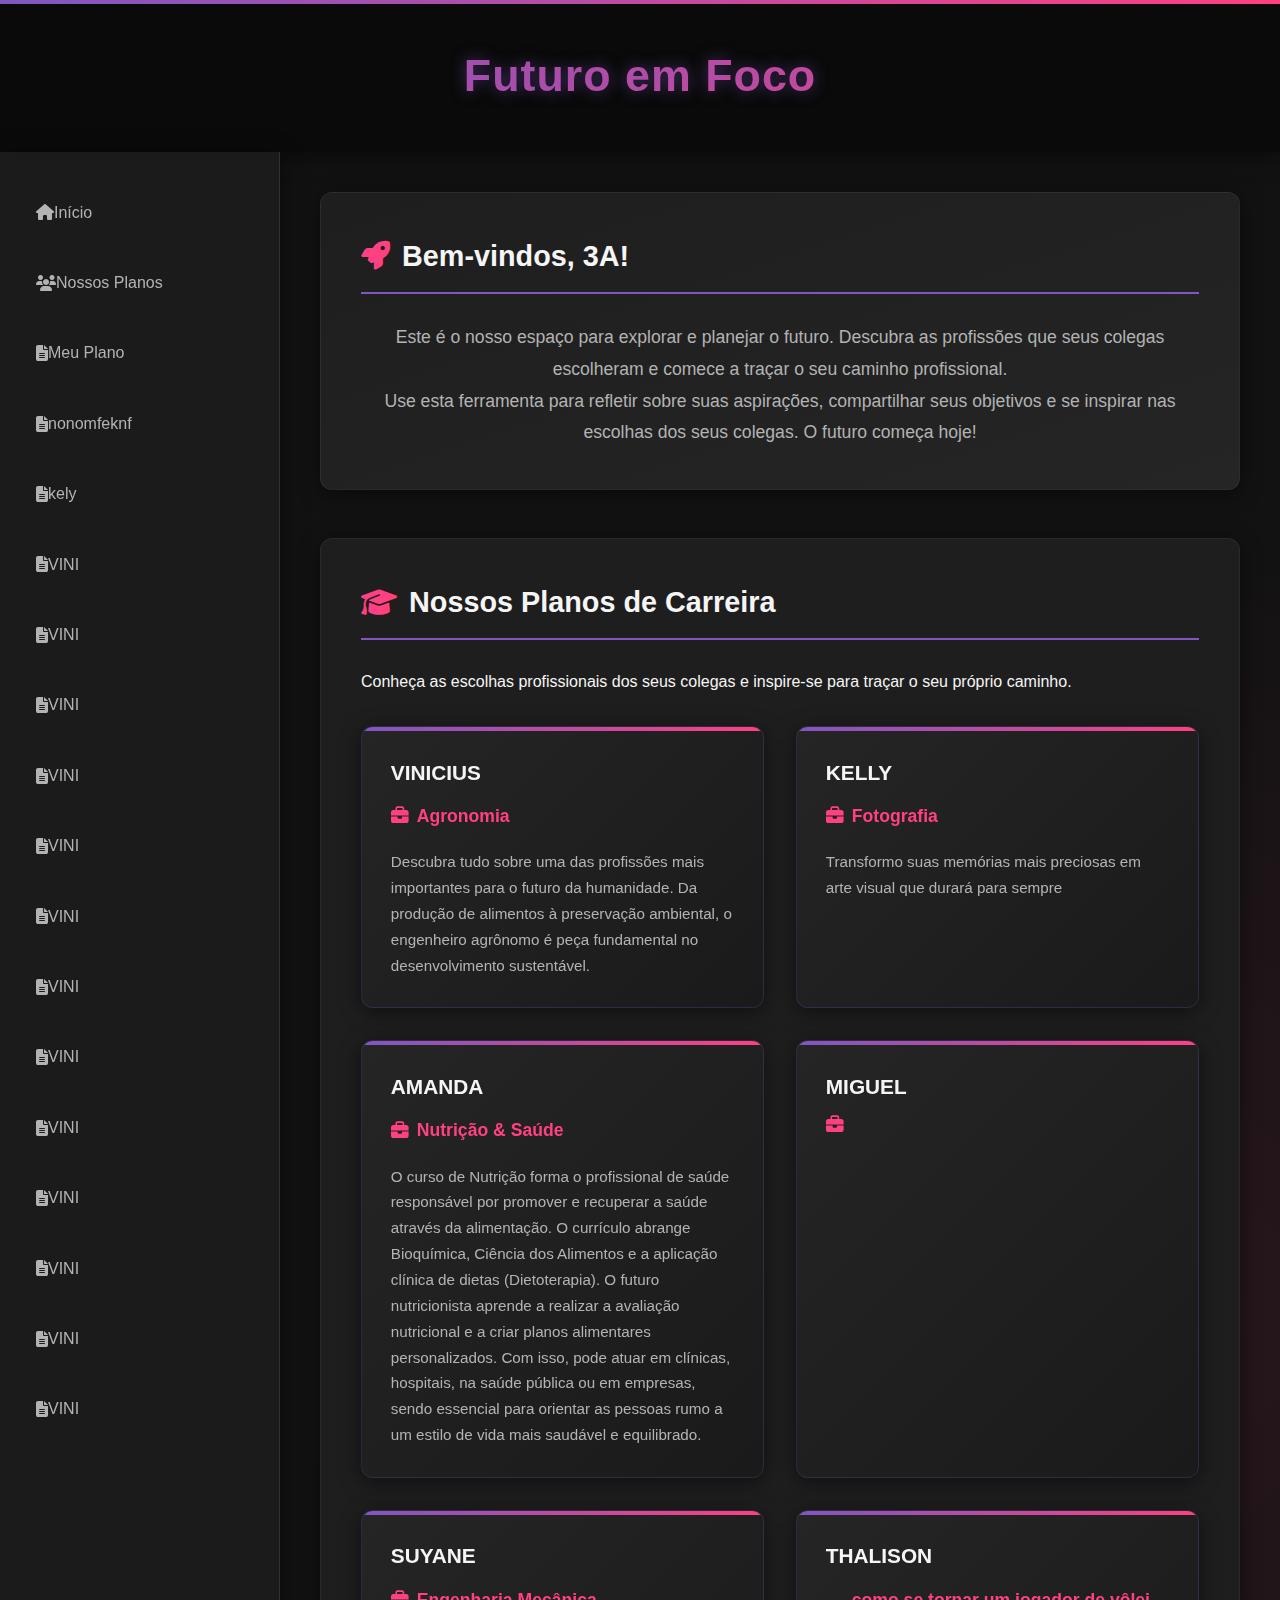
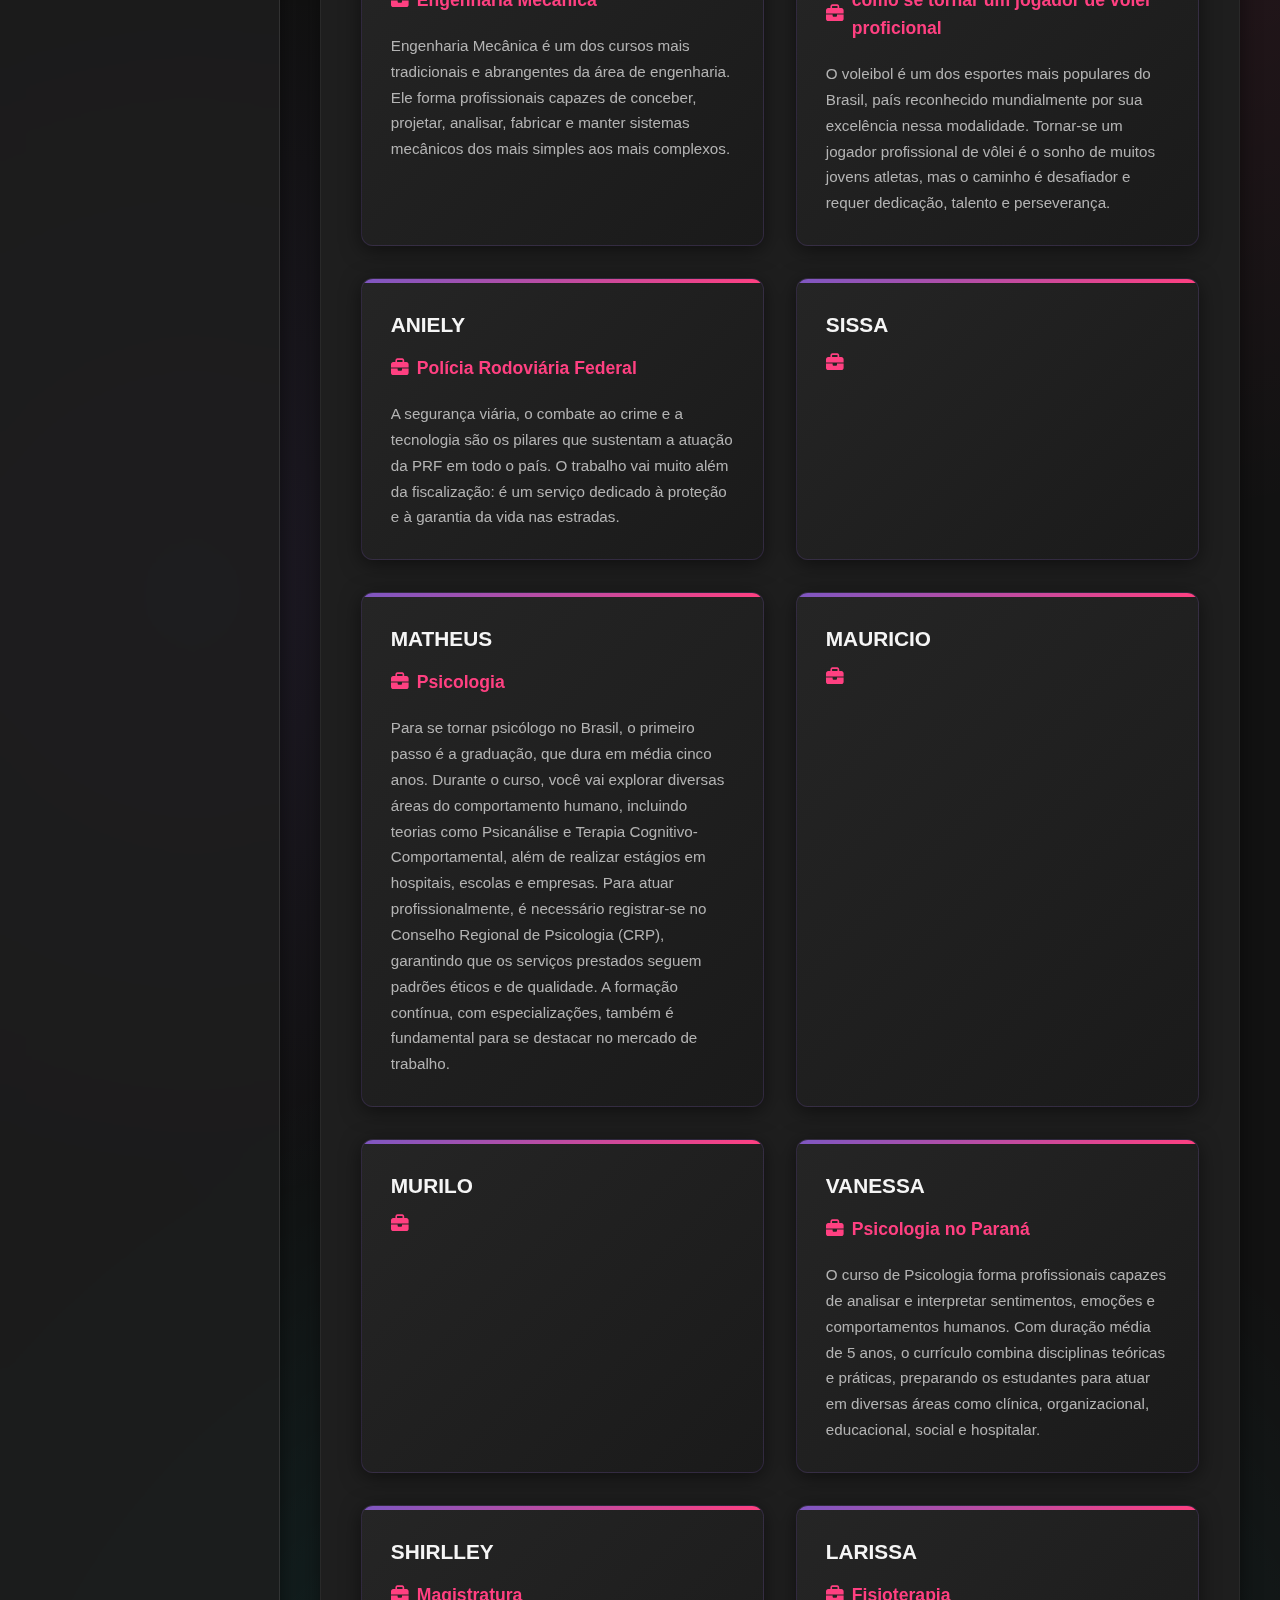
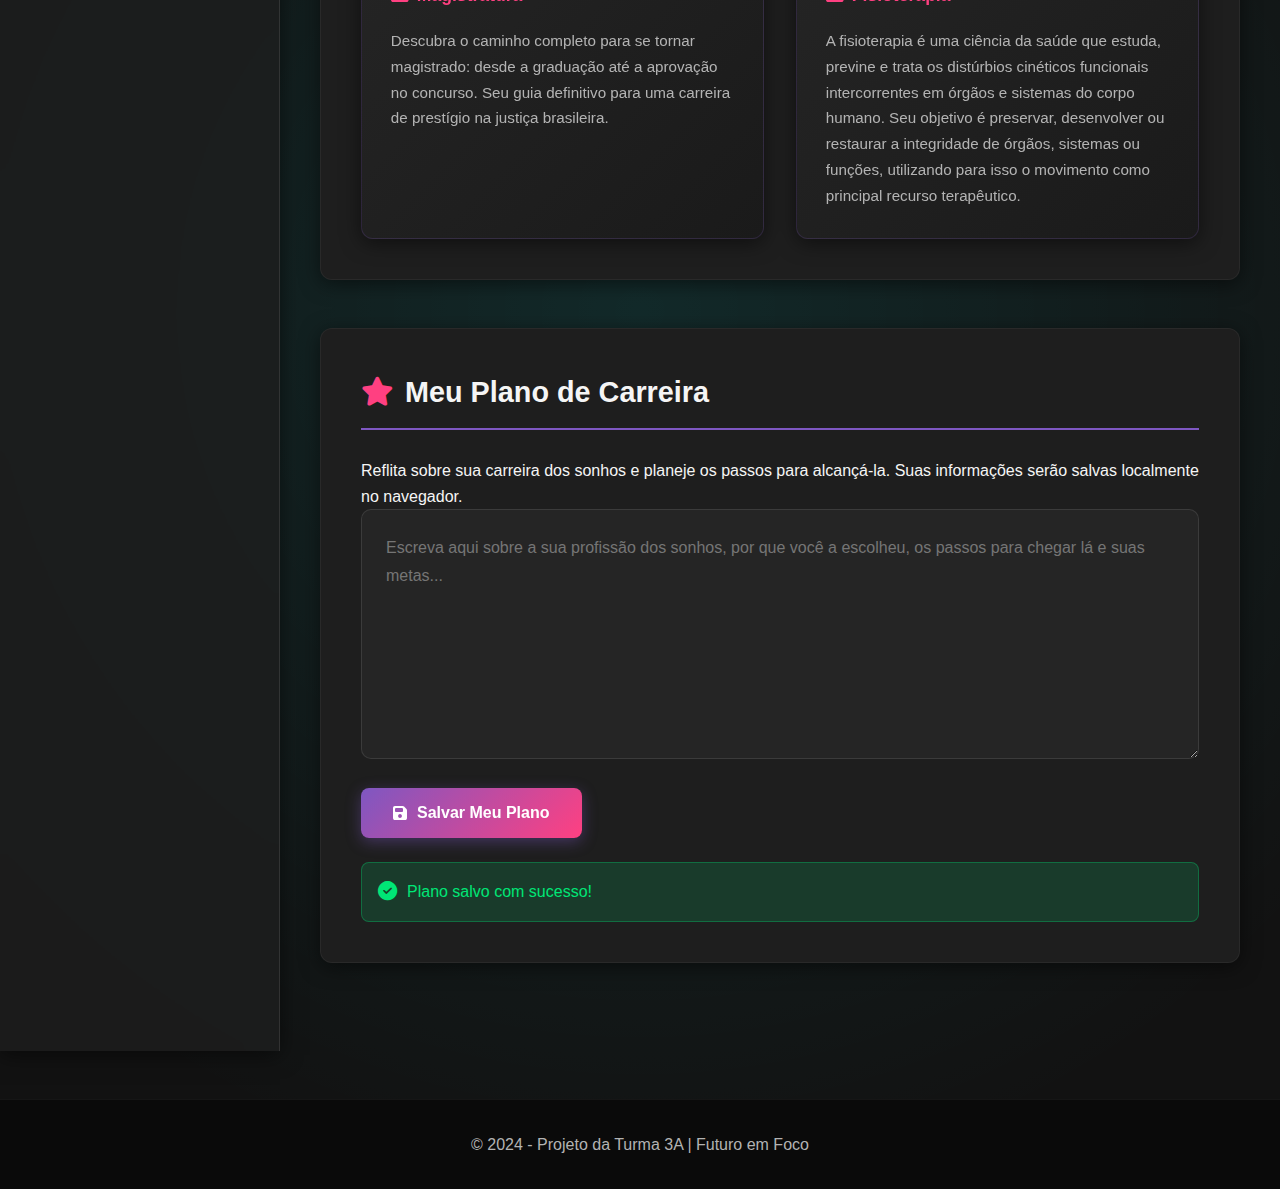
<file: index.html>
<!DOCTYPE html>
<html lang="pt-br">

<head>
    <meta charset="UTF-8">
    <meta name="viewport" content="width=device-width, initial-scale=1.0">
    <title>Futuro em Foco: Planejamento de Carreira 3A</title>
    <link rel="stylesheet" href="https://cdnjs.cloudflare.com/ajax/libs/font-awesome/6.4.0/css/all.min.css">
    <style>
        :root {
            --dark-bg: #121212;
            --darker-bg: #0a0a0a;
            --card-bg: #1e1e1e;
            --accent-primary: #7e57c2;
            --accent-secondary: #ff4081;
            --accent-tertiary: #18ffff;
            --text-primary: #f5f5f5;
            --text-secondary: #b3b3b3;
            --success: #00e676;
            --warning: #ff9100;
            --shadow: 0 4px 20px rgba(0, 0, 0, 0.5);
            --transition: all 0.3s ease;
            --gradient: linear-gradient(135deg, var(--accent-primary), var(--accent-secondary));
        }

        * {
            margin: 0;
            padding: 0;
            box-sizing: border-box;
        }

        body {
            font-family: 'Poppins', sans-serif;
            line-height: 1.6;
            color: var(--text-primary);
            background-color: var(--dark-bg);
            background-image:
                radial-gradient(circle at 15% 50%, rgba(126, 87, 194, 0.1) 0%, transparent 25%),
                radial-gradient(circle at 85% 30%, rgba(255, 64, 129, 0.1) 0%, transparent 25%),
                radial-gradient(circle at 50% 80%, rgba(24, 255, 255, 0.1) 0%, transparent 25%);
            min-height: 100vh;
        }

        .header {
            background: var(--darker-bg);
            text-align: center;
            padding: 2.5rem 2rem;
            box-shadow: var(--shadow);
            position: relative;
            overflow: hidden;
        }

        .header::before {
            content: '';
            position: absolute;
            top: 0;
            left: 0;
            right: 0;
            height: 4px;
            background: var(--gradient);
        }

        .header-title {
            font-size: 2.8rem;
            font-weight: 800;
            background: var(--gradient);
            -webkit-background-clip: text;
            background-clip: text;
            color: transparent;
            text-shadow: 0 0 15px rgba(126, 87, 194, 0.5);
            letter-spacing: 1px;
        }

        .content-container {
            display: flex;
            min-height: calc(100vh - 160px);
            max-width: 1400px;
            margin: 0 auto;
        }

        .sidebar-nav {
            width: 280px;
            background-color: rgba(30, 30, 30, 0.8);
            padding: 2rem 0;
            box-shadow: var(--shadow);
            backdrop-filter: blur(10px);
            border-right: 1px solid rgba(255, 255, 255, 0.1);
        }

        .nav-list {
            list-style: none;
            position: sticky;
            top: 2rem;
        }

        .nav-list li {
            margin-bottom: 0.8rem;
        }

        .nav-list a {
            display: flex;
            align-items: center;
            color: var(--text-secondary);
            text-decoration: none;
            padding: 1rem 2rem;
            transition: var(--transition);
            font-weight: 500;
            border-left: 4px solid transparent;
        }

        .nav-list a:hover,
        .nav-list a:focus {
            color: var(--text-primary);
            background: rgba(126, 87, 194, 0.1);
            border-left-color: var(--accent-primary);
            padding-left: 2.2rem;
        }

        .main-content {
            flex: 1;
            padding: 2.5rem;
        }

        section {
            margin-bottom: 3rem;
            background: var(--card-bg);
            padding: 2.5rem;
            border-radius: 12px;
            box-shadow: var(--shadow);
            border: 1px solid rgba(255, 255, 255, 0.05);
            transition: var(--transition);
        }

        section:hover {
            transform: translateY(-5px);
            box-shadow: 0 8px 30px rgba(0, 0, 0, 0.6);
        }

        h2 {
            color: var(--text-primary);
            margin-bottom: 1.8rem;
            padding-bottom: 0.8rem;
            border-bottom: 2px solid var(--accent-primary);
            font-size: 1.8rem;
            display: flex;
            align-items: center;
        }

        h2 i {
            margin-right: 12px;
            color: var(--accent-secondary);
        }

        .intro-section {
            text-align: center;
            background: linear-gradient(to bottom right, var(--card-bg), #252525);
        }

        .intro-section p {
            font-size: 1.1rem;
            max-width: 800px;
            margin: 0 auto;
            color: var(--text-secondary);
            line-height: 1.8;
        }

        .colleagues-grid {
            display: grid;
            grid-template-columns: repeat(auto-fill, minmax(300px, 1fr));
            gap: 2rem;
            margin-top: 2rem;
        }

        .colleague-card {
            background: linear-gradient(135deg, #252525, #1a1a1a);
            border-radius: 12px;
            padding: 1.8rem;
            box-shadow: var(--shadow);
            transition: var(--transition);
            border: 1px solid rgba(126, 87, 194, 0.2);
            position: relative;
            overflow: hidden;
        }

        .colleague-card::before {
            content: '';
            position: absolute;
            top: 0;
            left: 0;
            width: 100%;
            height: 4px;
            background: var(--gradient);
        }

        .colleague-card:hover {
            transform: translateY(-8px) scale(1.02);
            box-shadow: 0 12px 25px rgba(0, 0, 0, 0.7);
            border-color: var(--accent-primary);
        }

        .colleague-name {
            font-weight: 700;
            color: var(--text-primary);
            margin-bottom: 0.8rem;
            font-size: 1.3rem;
        }

        .colleague-profession {
            color: var(--accent-secondary);
            font-weight: 600;
            margin-bottom: 1.2rem;
            font-size: 1.1rem;
            display: flex;
            align-items: center;
        }

        .colleague-profession i {
            margin-right: 8px;
        }

        .colleague-description {
            font-size: 0.95rem;
            color: var(--text-secondary);
            line-height: 1.7;
        }

        .planning-area {
            display: flex;
            flex-direction: column;
        }

        #my-plan-text {
            width: 100%;
            min-height: 250px;
            padding: 1.5rem;
            border: 1px solid rgba(255, 255, 255, 0.1);
            border-radius: 10px;
            margin-bottom: 1.8rem;
            font-family: 'Poppins', sans-serif;
            resize: vertical;
            transition: var(--transition);
            background: #252525;
            color: var(--text-primary);
            font-size: 1rem;
            line-height: 1.7;
        }

        #my-plan-text:focus {
            outline: none;
            border-color: var(--accent-primary);
            box-shadow: 0 0 0 3px rgba(126, 87, 194, 0.3);
        }

        #save-plan-btn {
            background: var(--gradient);
            color: white;
            border: none;
            padding: 1rem 2rem;
            border-radius: 8px;
            cursor: pointer;
            font-weight: 600;
            transition: var(--transition);
            align-self: flex-start;
            font-size: 1rem;
            box-shadow: 0 4px 15px rgba(126, 87, 194, 0.4);
            display: flex;
            align-items: center;
        }

        #save-plan-btn i {
            margin-right: 10px;
        }

        #save-plan-btn:hover {
            transform: translateY(-3px);
            box-shadow: 0 8px 20px rgba(126, 87, 194, 0.6);
        }

        .hidden {
            display: none;
        }

        #saved-plan-message {
            margin-top: 1.5rem;
            padding: 1rem;
            background: rgba(0, 230, 118, 0.15);
            color: var(--success);
            border-radius: 8px;
            border: 1px solid rgba(0, 230, 118, 0.3);
            display: flex;
            align-items: center;
        }

        #saved-plan-message i {
            margin-right: 10px;
            font-size: 1.2rem;
        }

        .footer {
            background-color: var(--darker-bg);
            color: var(--text-secondary);
            text-align: center;
            padding: 2rem;
            margin-top: 3rem;
            border-top: 1px solid rgba(255, 255, 255, 0.05);
        }

        /* Responsividade */
        @media (max-width: 968px) {
            .content-container {
                flex-direction: column;
            }

            .sidebar-nav {
                width: 100%;
                padding: 1rem 0;
                border-right: none;
                border-bottom: 1px solid rgba(255, 255, 255, 0.1);
            }

            .nav-list {
                display: flex;
                justify-content: center;
                flex-wrap: wrap;
                gap: 0.5rem;
            }

            .nav-list li {
                margin: 0;
            }

            .nav-list a {
                padding: 0.8rem 1.2rem;
                border-radius: 8px;
                border-left: none;
                border-bottom: 3px solid transparent;
            }

            .nav-list a:hover {
                border-left: none;
                border-bottom-color: var(--accent-primary);
                padding-left: 1.2rem;
            }

            .main-content {
                padding: 1.5rem;
            }

            section {
                padding: 1.8rem;
            }
        }

        /* Animações */
        @keyframes fadeIn {
            from {
                opacity: 0;
                transform: translateY(20px);
            }

            to {
                opacity: 1;
                transform: translateY(0);
            }
        }

        section {
            animation: fadeIn 0.5s ease forwards;
        }

        .colleague-card {
            animation: fadeIn 0.5s ease forwards;
        }

        /* Efeito de brilho para elementos importantes */
        .glow-effect {
            position: relative;
        }

        .glow-effect::after {
            content: '';
            position: absolute;
            top: 0;
            left: 0;
            width: 100%;
            height: 100%;
            border-radius: inherit;
            box-shadow: 0 0 15px rgba(126, 87, 194, 0.4);
            opacity: 0;
            transition: opacity 0.3s ease;
        }

        .glow-effect:hover::after {
            opacity: 1;
        }

        /* Estilos para a profissão clicável */
        .clickable-profession {
            margin-bottom: 10px;
        }

        .profession-link {
            color: var(--accent-secondary);
            text-decoration: none;
            font-weight: 600;
            transition: all 0.3s ease;
            border-bottom: 2px solid transparent;
            padding: 2px 4px;
            border-radius: 4px;
        }

        .profession-link:hover {
            color: var(--accent-tertiary);
            border-bottom: 2px solid var(--accent-tertiary);
            background: rgba(126, 87, 194, 0.1);
        }

        .colleague-card:hover .profession-link {
            transform: translateY(-1px);
        }
    </style>
</head>

<body>

    <header class="header">
        <h1 class="header-title">Futuro em Foco</h1>
    </header>

    <div class="content-container">
        <aside class="sidebar-nav">
            <ul class="nav-list">
                <li><a href="#inicio"><i class="fas fa-home"></i> Início</a></li>
                <li><a href="#colegas"><i class="fas fa-users"></i> Nossos Planos</a></li>
                <li><a href="#planejamento"><i class="fas fa-file-alt"></i> Meu Plano</a></li>
                <li><a href="https://profissao-three.vercel.app/" target="_blank" rel="noopener noreferrer"><i
                            class="fas fa-file-alt"></i> nonomfeknf</a></li>
                <li><a href="https://photography-site-ns23pz.lumi.ing" target="_blank" rel="noopener noreferrer"><i
                            class="fas fa-file-alt"></i> kely</a></li>
                <li><a href="https://profissao-three.vercel.app/" target="_blank" rel="noopener noreferrer"><i
                            class="fas fa-file-alt"></i> VINI</a></li>
                <li><a href="https://profissao-three.vercel.app/" target="_blank" rel="noopener noreferrer"><i
                            class="fas fa-file-alt"></i> VINI</a></li>
                <li><a href="https://profissao-three.vercel.app/" target="_blank" rel="noopener noreferrer"><i
                            class="fas fa-file-alt"></i> VINI</a></li>
                <li><a href="https://profissao-three.vercel.app/" target="_blank" rel="noopener noreferrer"><i
                            class="fas fa-file-alt"></i> VINI</a></li>
                <li><a href="https://profissao-three.vercel.app/" target="_blank" rel="noopener noreferrer"><i
                            class="fas fa-file-alt"></i> VINI</a></li>
                <li><a href="https://profissao-three.vercel.app/" target="_blank" rel="noopener noreferrer"><i
                            class="fas fa-file-alt"></i> VINI</a></li>
                <li><a href="https://profissao-three.vercel.app/" target="_blank" rel="noopener noreferrer"><i
                            class="fas fa-file-alt"></i> VINI</a></li>
                <li><a href="https://profissao-three.vercel.app/" target="_blank" rel="noopener noreferrer"><i
                            class="fas fa-file-alt"></i> VINI</a></li>
                <li><a href="https://profissao-three.vercel.app/" target="_blank" rel="noopener noreferrer"><i
                            class="fas fa-file-alt"></i> VINI</a></li>
                <li><a href="https://profissao-three.vercel.app/" target="_blank" rel="noopener noreferrer"><i
                            class="fas fa-file-alt"></i> VINI</a></li>
                <li><a href="https://profissao-three.vercel.app/" target="_blank" rel="noopener noreferrer"><i
                            class="fas fa-file-alt"></i> VINI</a></li>
                <li><a href="https://profissao-three.vercel.app/" target="_blank" rel="noopener noreferrer"><i
                            class="fas fa-file-alt"></i> VINI</a></li>
                <li><a href="https://profissao-three.vercel.app/" target="_blank" rel="noopener noreferrer"><i
                            class="fas fa-file-alt"></i> VINI</a></li>

            </ul>
        </aside>

        <main class="main-content">
            <section id="inicio" class="intro-section">
                <h2><i class="fas fa-rocket"></i> Bem-vindos, 3A!</h2>
                <p>Este é o nosso espaço para explorar e planejar o futuro. Descubra as profissões que seus colegas
                    escolheram e comece a traçar o seu caminho profissional.</p>
                <p>Use esta ferramenta para refletir sobre suas aspirações, compartilhar seus objetivos e se inspirar
                    nas escolhas dos seus colegas. O futuro começa hoje!</p>
            </section>

            <section id="colegas" class="colleagues-section">
                <h2><i class="fas fa-graduation-cap"></i> Nossos Planos de Carreira</h2>
                <p>Conheça as escolhas profissionais dos seus colegas e inspire-se para traçar o seu próprio caminho.
                </p>
                <div class="colleagues-grid">
                    <!-- VINICIUS -->
                    <div class="colleague-card glow-effect">
                        <h3 class="colleague-name">VINICIUS</h3>
                        <p class="colleague-profession"><i class="fas fa-briefcase"></i> Agronomia</p>
                        <p class="colleague-description">Descubra tudo sobre uma das profissões mais importantes para o
                            futuro da humanidade. Da produção de alimentos à preservação ambiental, o engenheiro
                            agrônomo é peça fundamental no desenvolvimento sustentável.</p>
                    </div>

                    <!-- KELLY -->
                    <div class="colleague-card glow-effect">
                        <h3 class="colleague-name">KELLY</h3>
                        <p class="colleague-profession"><i class="fas fa-briefcase"></i> Fotografia</p>
                        <p class="colleague-description">Transformo suas memórias mais preciosas em arte visual que
                            durará para sempre</p>
                    </div>

                    <!-- AMANDA -->
                    <div class="colleague-card glow-effect">
                        <h3 class="colleague-name">AMANDA</h3>
                        <p class="colleague-profession"><i class="fas fa-briefcase"></i> Nutrição & Saúde</p>
                        <p class="colleague-description">O curso de Nutrição forma o profissional de saúde responsável
                            por promover e recuperar a saúde através da alimentação. O currículo abrange Bioquímica,
                            Ciência dos Alimentos e a aplicação clínica de dietas (Dietoterapia). O futuro nutricionista
                            aprende a realizar a avaliação nutricional e a criar planos alimentares personalizados. Com
                            isso, pode atuar em clínicas, hospitais, na saúde pública ou em empresas, sendo essencial
                            para orientar as pessoas rumo a um estilo de vida mais saudável e equilibrado.</p>
                    </div>

                    <!-- MIGUEL -->
                    <div class="colleague-card glow-effect">
                        <h3 class="colleague-name">MIGUEL</h3>
                        <p class="colleague-profession"><i class="fas fa-briefcase"></i> </p>
                        <p class="colleague-description"></p>
                    </div>

                    <!-- SUYANE -->
                    <div class="colleague-card glow-effect">
                        <h3 class="colleague-name">SUYANE</h3>
                        <p class="colleague-profession"><i class="fas fa-briefcase"></i> Engenharia Mecânica</p>
                        <p class="colleague-description">Engenharia Mecânica é um dos cursos mais tradicionais e
                            abrangentes da área de engenharia. Ele forma profissionais capazes de conceber, projetar,
                            analisar, fabricar e manter sistemas mecânicos dos mais simples aos mais complexos.</p>
                    </div>

                    <!-- THALISON -->
                    <div class="colleague-card glow-effect">
                        <h3 class="colleague-name">THALISON</h3>
                        <p class="colleague-profession"><i class="fas fa-briefcase"></i> como se tornar um jogador de
                            vôlei proficional</p>
                        <p class="colleague-description">O voleibol é um dos esportes mais populares do Brasil, país
                            reconhecido mundialmente por sua excelência nessa modalidade. Tornar-se um jogador
                            profissional de vôlei é o sonho de muitos jovens atletas, mas o caminho é desafiador e
                            requer dedicação, talento e perseverança.</p>
                    </div>

                    <!-- ANIELY -->
                    <div class="colleague-card glow-effect">
                        <h3 class="colleague-name">ANIELY</h3>
                        <p class="colleague-profession"><i class="fas fa-briefcase"></i> Polícia Rodoviária Federal</p>
                        <p class="colleague-description">A segurança viária, o combate ao crime e a tecnologia são os
                            pilares que sustentam a atuação da PRF em todo o país. O trabalho vai muito além da
                            fiscalização: é um serviço dedicado à proteção e à garantia da vida nas estradas.</p>
                    </div>

                    <!-- SISSA -->
                    <div class="colleague-card glow-effect">
                        <h3 class="colleague-name">SISSA</h3>
                        <p class="colleague-profession"><i class="fas fa-briefcase"></i> </p>
                        <p class="colleague-description"></p>
                    </div>

                    <!-- MATHEUS -->
                    <div class="colleague-card glow-effect">
                        <h3 class="colleague-name">MATHEUS</h3>
                        <p class="colleague-profession"><i class="fas fa-briefcase"></i> Psicologia</p>
                        <p class="colleague-description">Para se tornar psicólogo no Brasil, o primeiro passo é a
                            graduação, que dura em média cinco anos. Durante o curso, você vai explorar diversas áreas
                            do comportamento humano, incluindo teorias como Psicanálise e Terapia
                            Cognitivo-Comportamental, além de realizar estágios em hospitais, escolas e empresas. Para
                            atuar profissionalmente, é necessário registrar-se no Conselho Regional de Psicologia (CRP),
                            garantindo que os serviços prestados seguem padrões éticos e de qualidade. A formação
                            contínua, com especializações, também é fundamental para se destacar no mercado de trabalho.
                        </p>
                    </div>

                    <!-- MAURICIO -->
                    <div class="colleague-card glow-effect">
                        <h3 class="colleague-name">MAURICIO</h3>
                        <p class="colleague-profession"><i class="fas fa-briefcase"></i> </p>
                        <p class="colleague-description"></p>
                    </div>

                    <!-- MURILO -->
                    <div class="colleague-card glow-effect">
                        <h3 class="colleague-name">MURILO</h3>
                        <p class="colleague-profession"><i class="fas fa-briefcase"></i> </p>
                        <p class="colleague-description"></p>
                    </div>

                    <!-- VANESSA -->
                    <div class="colleague-card glow-effect">
                        <h3 class="colleague-name">VANESSA</h3>
                        <p class="colleague-profession"><i class="fas fa-briefcase"></i> Psicologia no Paraná</p>
                        <p class="colleague-description">O curso de Psicologia forma profissionais capazes de analisar e
                            interpretar sentimentos, emoções e comportamentos humanos. Com duração média de 5 anos, o
                            currículo combina disciplinas teóricas e práticas, preparando os estudantes para atuar em
                            diversas áreas como clínica, organizacional, educacional, social e hospitalar.</p>
                    </div>

                    <!-- SHIRLLEY -->
                    <div class="colleague-card glow-effect">
                        <h3 class="colleague-name">SHIRLLEY</h3>
                        <p class="colleague-profession"><i class="fas fa-briefcase"></i> Magistratura</p>
                        <p class="colleague-description">Descubra o caminho completo para se tornar magistrado: desde a
                            graduação até a aprovação no concurso. Seu guia definitivo para uma carreira de prestígio na
                            justiça brasileira.</p>
                    </div>

                    <!-- LARISSA -->
                    <div class="colleague-card glow-effect">
                        <h3 class="colleague-name">LARISSA</h3>
                        <p class="colleague-profession"><i class="fas fa-briefcase"></i> Fisioterapia</p>
                        <p class="colleague-description">A fisioterapia é uma ciência da saúde que estuda, previne e
                            trata os distúrbios cinéticos funcionais intercorrentes em órgãos e sistemas do corpo
                            humano. Seu objetivo é preservar, desenvolver ou restaurar a integridade de órgãos, sistemas
                            ou funções, utilizando para isso o movimento como principal recurso terapêutico.</p>
                    </div>
                </div>
            </section>

            <section id="planejamento" class="plan-section">
                <h2><i class="fas fa-star"></i> Meu Plano de Carreira</h2>
                <p>Reflita sobre sua carreira dos sonhos e planeje os passos para alcançá-la. Suas informações serão
                    salvas localmente no navegador.</p>
                <div class="planning-area">
                    <textarea id="my-plan-text"
                        placeholder="Escreva aqui sobre a sua profissão dos sonhos, por que você a escolheu, os passos para chegar lá e suas metas..."></textarea>
                    <button id="save-plan-btn" class="glow-effect"><i class="fas fa-save"></i> Salvar Meu Plano</button>
                    <div id="saved-plan-message" class="hidden"><i class="fas fa-check-circle"></i> Plano salvo com
                        sucesso!</div>
                </div>
            </section>
        </main>
    </div>

    <footer class="footer">
        <p>&copy; 2024 - Projeto da Turma 3A | Futuro em Foco</p>
    </footer>

    <script>
        document.addEventListener('DOMContentLoaded', function () {
            // Gerenciar o plano salvo do usuário
            const planTextarea = document.getElementById('my-plan-text');
            const saveButton = document.getElementById('save-plan-btn');
            const savedMessage = document.getElementById('saved-plan-message');

            // Carregar plano salvo se existir
            const savedPlan = localStorage.getItem('careerPlan');
            if (savedPlan) {
                planTextarea.value = savedPlan;
            }

            // Salvar plano quando o botão for clicado
            saveButton.addEventListener('click', function () {
                const planText = planTextarea.value.trim();
                if (planText) {
                    localStorage.setItem('careerPlan', planText);

                    // Mostrar mensagem de sucesso
                    savedMessage.classList.remove('hidden');

                    // Efeito visual no botão
                    saveButton.innerHTML = '<i class="fas fa-check"></i> Salvo!';
                    saveButton.style.background = 'linear-gradient(135deg, var(--success), #00c853)';

                    // Restaurar o botão após 2 segundos
                    setTimeout(() => {
                        savedMessage.classList.add('hidden');
                        saveButton.innerHTML = '<i class="fas fa-save"></i> Salvar Meu Plano';
                        saveButton.style.background = 'var(--gradient)';
                    }, 2000);
                }
            });

            // Rolagem suave para links âncora - CORRIGIDO
            document.querySelectorAll('a[href^="#"]').forEach(anchor => {
                anchor.addEventListener('click', function (e) {
                    const href = this.getAttribute('href');

                    // Verifica se é um link âncora válido
                    if (href && href !== '#') {
                        const targetElement = document.querySelector(href);

                        if (targetElement) {
                            e.preventDefault();
                            window.scrollTo({
                                top: targetElement.offsetTop - 20,
                                behavior: 'smooth'
                            });
                        }
                    }
                });
            });
        });
    </script>
</body>

</html>
</file>
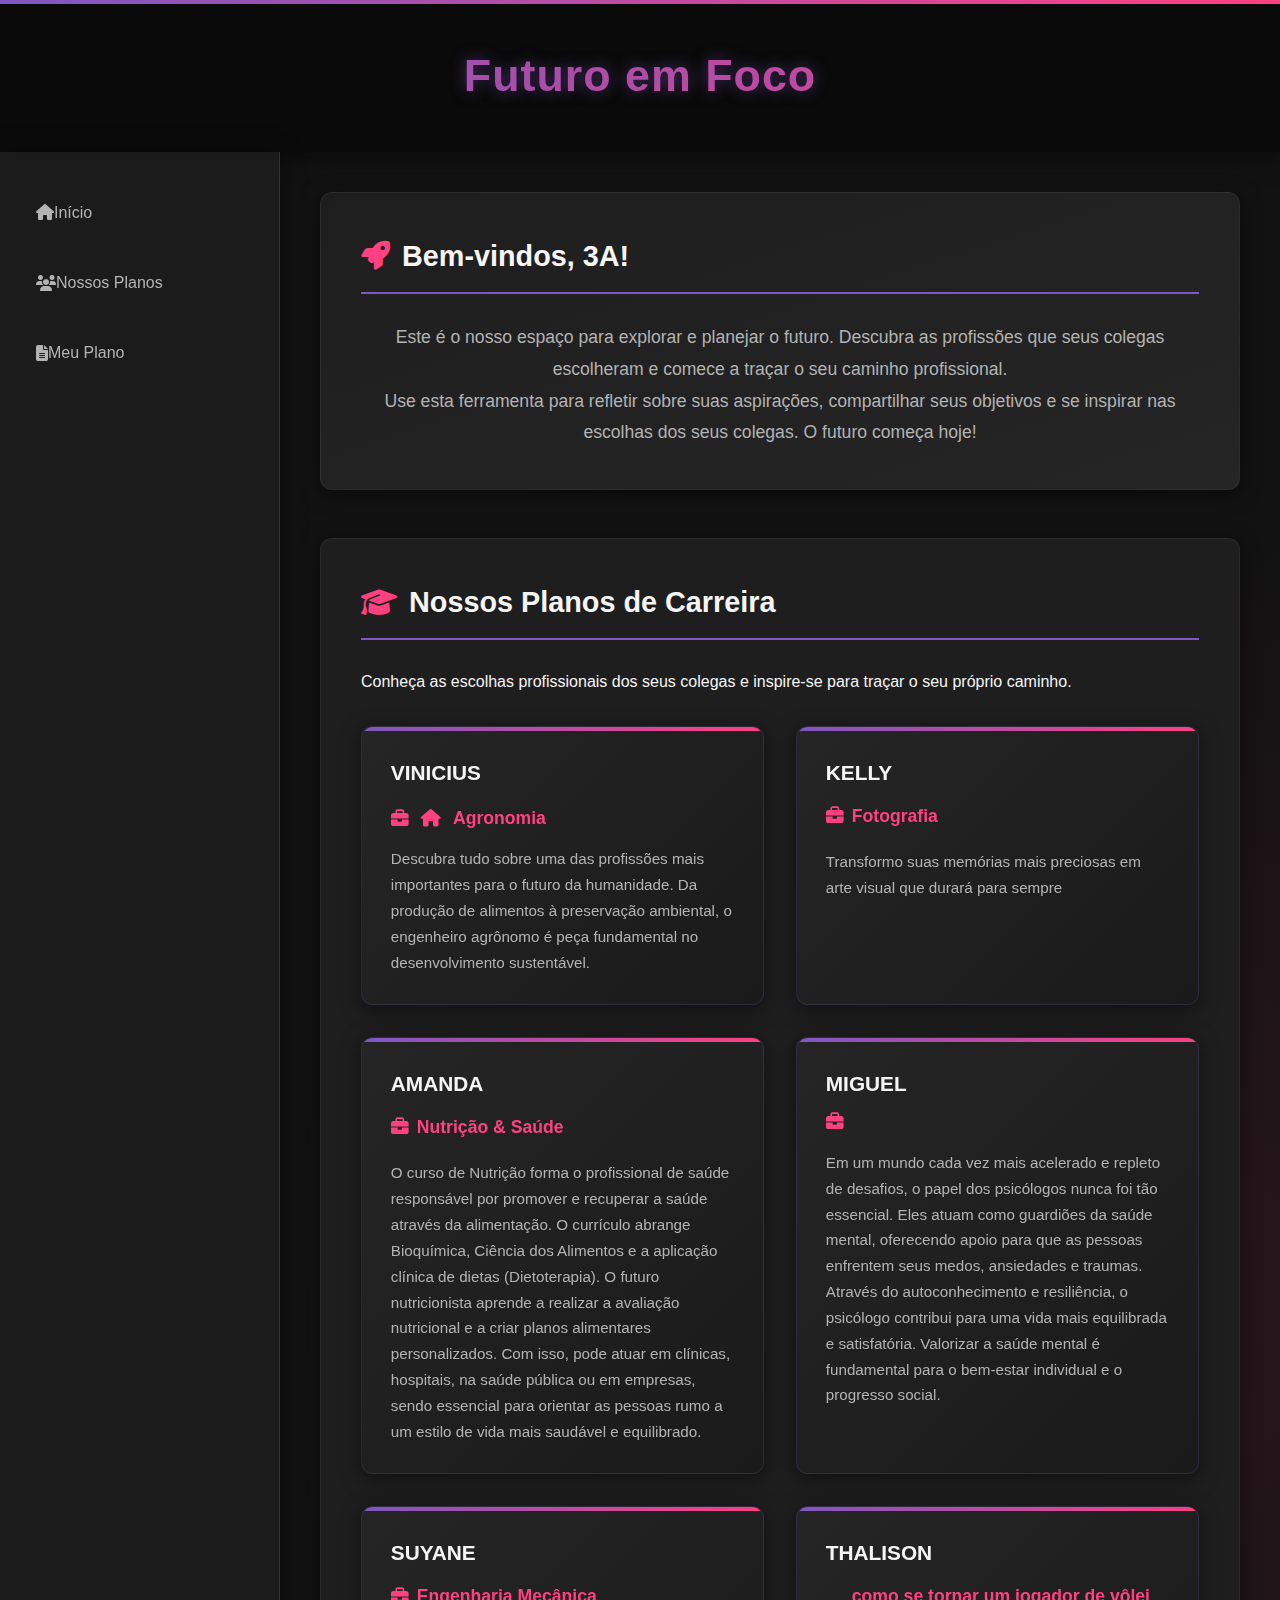
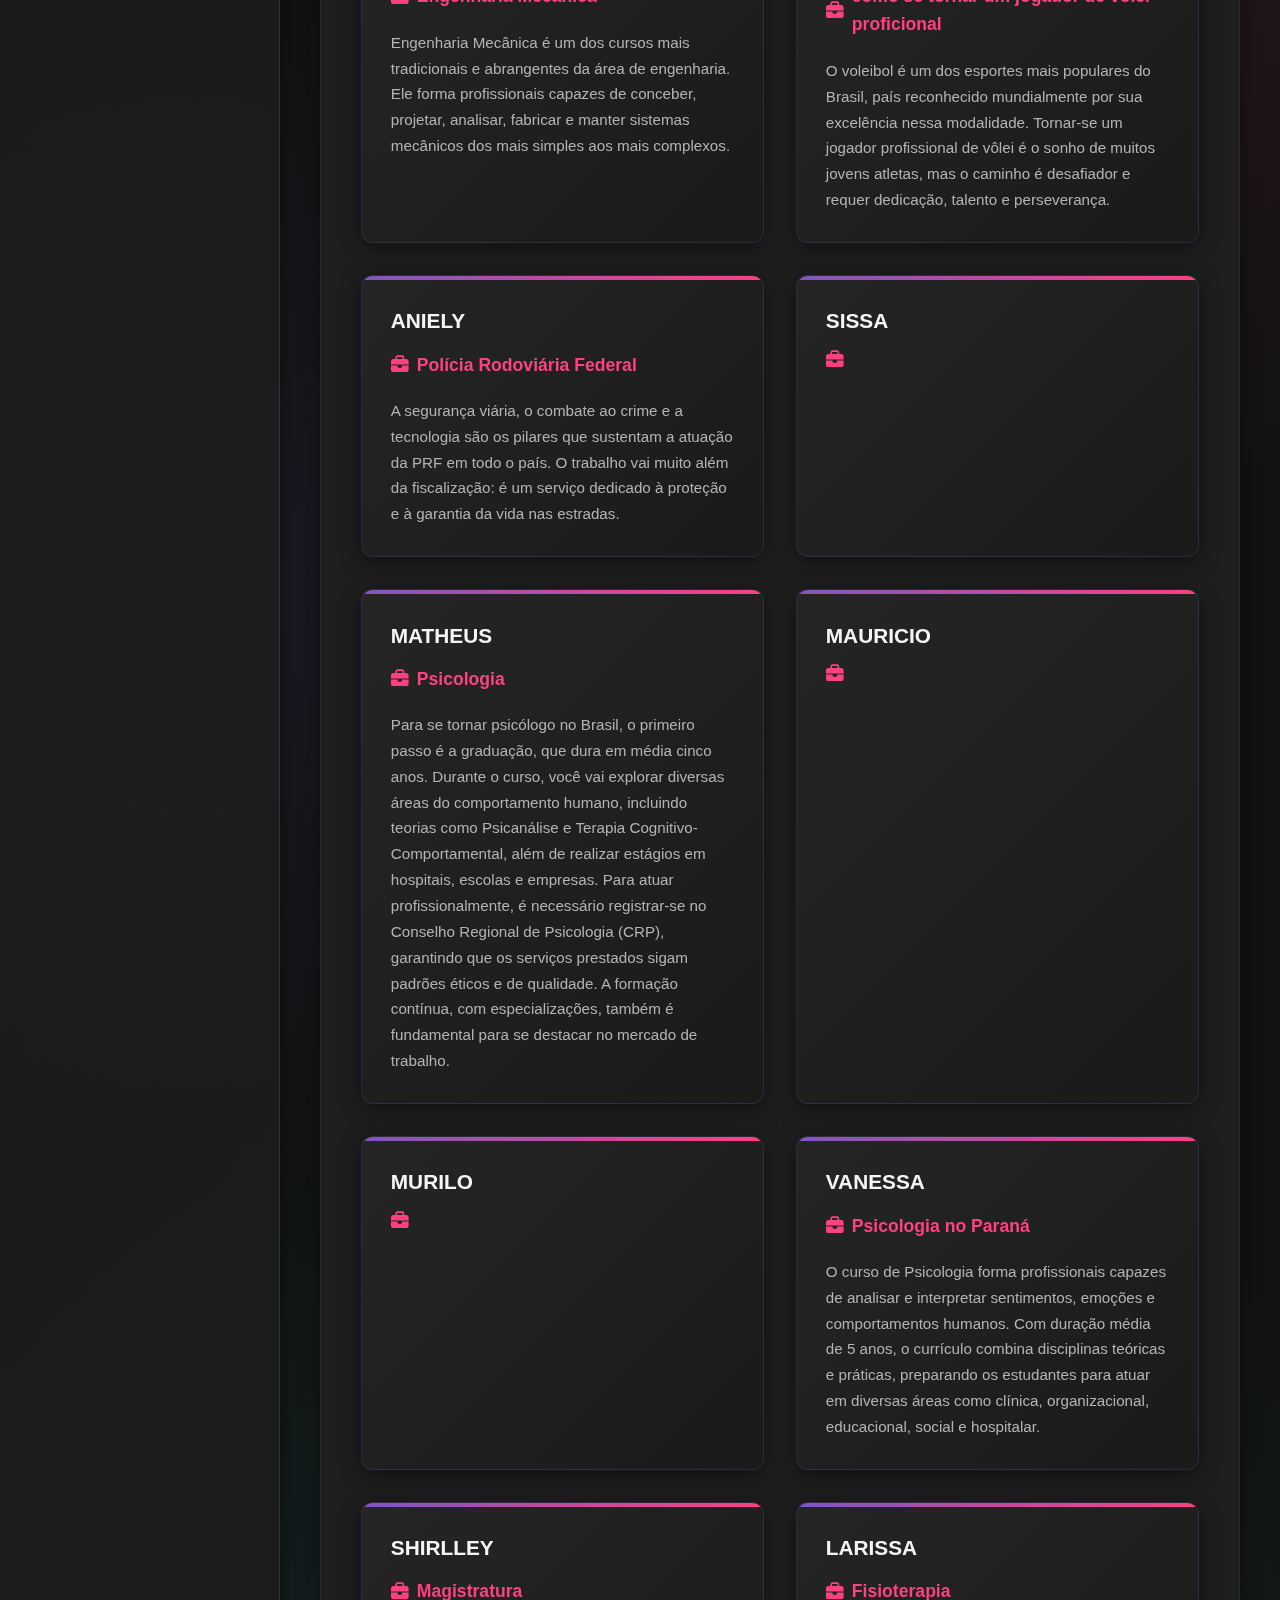
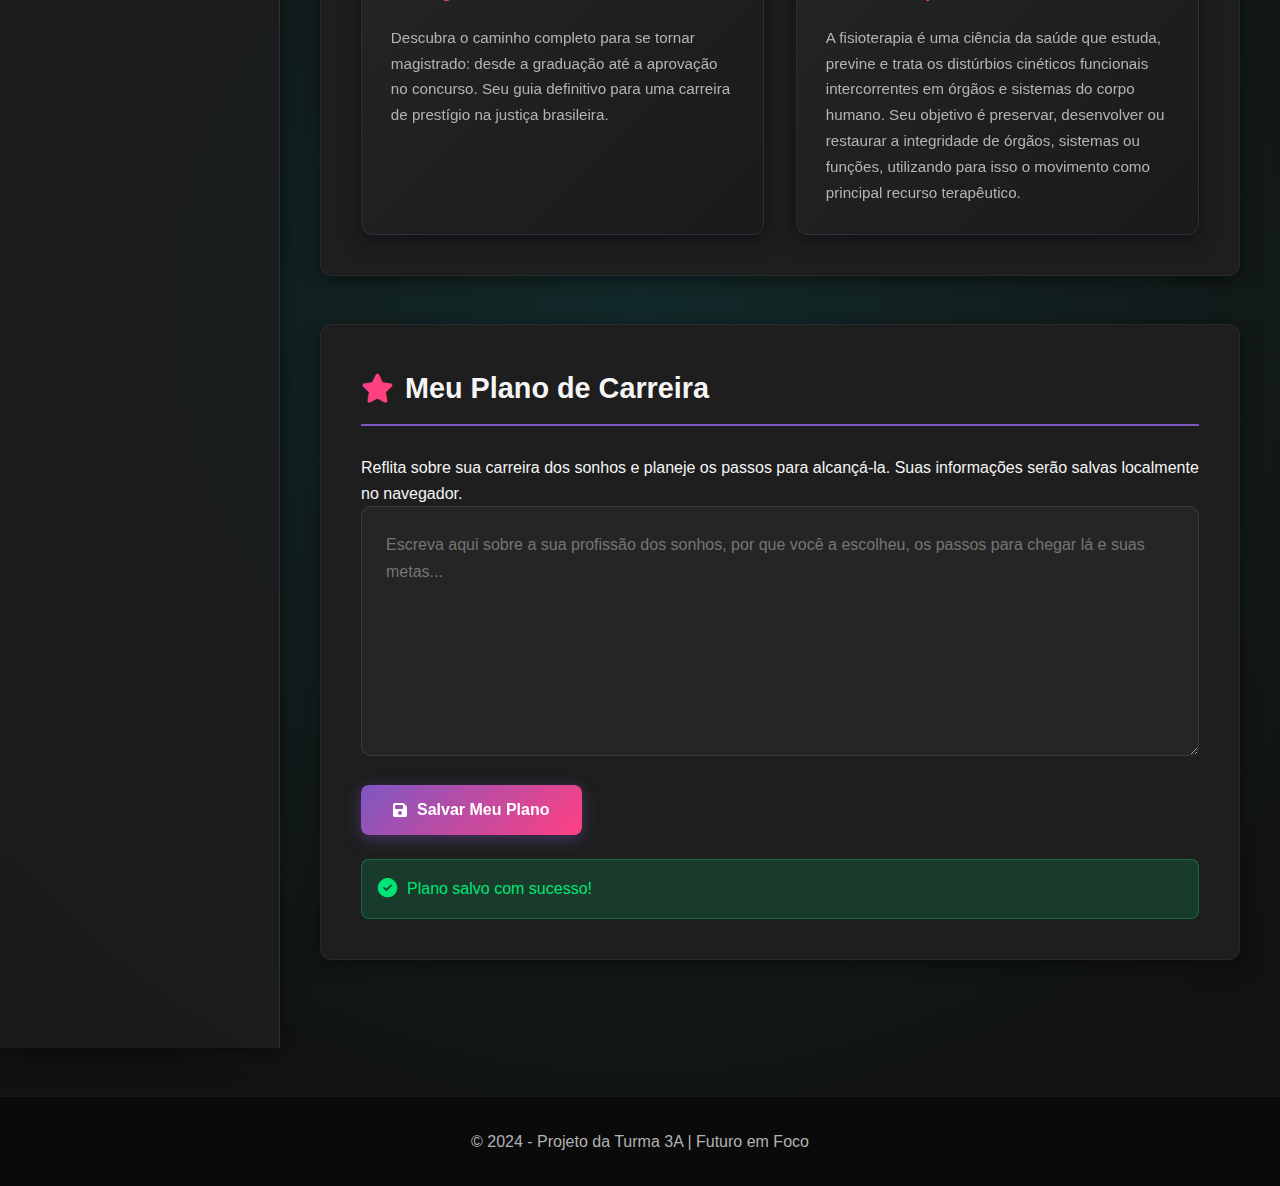
<file: sauvo.html>
<!DOCTYPE html>
<html lang="pt-br">

<head>
    <meta charset="UTF-8">
    <meta name="viewport" content="width=device-width, initial-scale=1.0">
    <title>Futuro em Foco: Planejamento de Carreira 3A</title>
    <link rel="stylesheet" href="https://cdnjs.cloudflare.com/ajax/libs/font-awesome/6.4.0/css/all.min.css">
    <link rel="stylesheet" href="style.css">
</head>

<body>

    <header class="header">
        <h1 class="header-title">Futuro em Foco</h1>
    </header>

    <div class="content-container">
        <aside class="sidebar-nav">
            <ul class="nav-list">
                <li><a href="#inicio"><i class="fas fa-home"></i> Início</a></li>
                <li><a href="#colegas"><i class="fas fa-users"></i> Nossos Planos</a></li>
                <li><a href="#planejamento"><i class="fas fa-file-alt"></i> Meu Plano</a></li>
            </ul>
        </aside>

        <main class="main-content">
            <section id="inicio" class="intro-section">
                <h2><i class="fas fa-rocket"></i> Bem-vindos, 3A!</h2>
                <p>Este é o nosso espaço para explorar e planejar o futuro. Descubra as profissões que seus colegas
                    escolheram e comece a traçar o seu caminho profissional.</p>
                <p>Use esta ferramenta para refletir sobre suas aspirações, compartilhar seus objetivos e se inspirar
                    nas escolhas dos seus colegas. O futuro começa hoje!</p>
            </section>

            <section id="colegas" class="colleagues-section">
                <h2><i class="fas fa-graduation-cap"></i> Nossos Planos de Carreira</h2>
                <p>Conheça as escolhas profissionais dos seus colegas e inspire-se para traçar o seu próprio caminho.
                </p>
                <div class="colleagues-grid">
                    <!-- VINICIUS -->
                    <div class="colleague-card glow-effect">
                        <h3 class="colleague-name">VINICIUS</h3>
                        <div class="colleague-profession clickable-profession">
                            <i class="fas fa-briefcase"></i>

                            <!-- Opção 1: Apenas o link principal -->
                            <a href="https://profissao-three.vercel.app/" target="_blank" class="profession-link">
                                <i class="fas fa-home"></i> Agronomia
                            </a>
                        </div>
                        <p class="colleague-description">Descubra tudo sobre uma das profissões mais importantes para o
                            futuro da humanidade. Da produção de alimentos à preservação ambiental, o engenheiro
                            agrônomo é peça fundamental no desenvolvimento sustentável.</p>
                    </div>

                    <!-- KELLY -->
                    <div class="colleague-card glow-effect">
                        <h3 class="colleague-name">KELLY</h3>
                        <p class="colleague-profession"><i class="fas fa-briefcase"></i> Fotografia</p>
                        <p class="colleague-description">Transformo suas memórias mais preciosas em arte visual que
                            durará para sempre</p>
                    </div>

                    <!-- AMANDA -->
                    <div class="colleague-card glow-effect">
                        <h3 class="colleague-name">AMANDA</h3>
                        <p class="colleague-profession"><i class="fas fa-briefcase"></i> Nutrição & Saúde</p>
                        <p class="colleague-description">O curso de Nutrição forma o profissional de saúde responsável
                            por promover e recuperar a saúde através da alimentação. O currículo abrange Bioquímica,
                            Ciência dos Alimentos e a aplicação clínica de dietas (Dietoterapia). O futuro nutricionista
                            aprende a realizar a avaliação nutricional e a criar planos alimentares personalizados. Com
                            isso, pode atuar em clínicas, hospitais, na saúde pública ou em empresas, sendo essencial
                            para orientar as pessoas rumo a um estilo de vida mais saudável e equilibrado.</p>
                    </div>

                    <!-- MIGUEL -->
                    <div class="colleague-card glow-effect">
                        <h3 class="colleague-name">MIGUEL</h3>
                        <p class="colleague-profession"><i class="fas fa-briefcase"></i> </p>
                        <p class="colleague-description">Em um mundo cada vez mais acelerado e repleto de desafios, o papel dos psicólogos nunca foi tão essencial. Eles atuam como guardiões da saúde mental, oferecendo apoio para que as pessoas enfrentem seus medos, ansiedades e traumas. Através do autoconhecimento e resiliência, o psicólogo contribui para uma vida mais equilibrada e satisfatória. Valorizar a saúde mental é fundamental para o bem-estar individual e o progresso social.</p></div>

                    <!-- SUYANE -->
                    <div class="colleague-card glow-effect">
                        <h3 class="colleague-name">SUYANE</h3>
                        <p class="colleague-profession"><i class="fas fa-briefcase"></i> Engenharia Mecânica</p>
                        <p class="colleague-description">Engenharia Mecânica é um dos cursos mais tradicionais e
                            abrangentes da área de engenharia. Ele forma profissionais capazes de conceber, projetar,
                            analisar, fabricar e manter sistemas mecânicos dos mais simples aos mais complexos.</p>
                    </div>

                    <!-- THALISON -->
                    <div class="colleague-card glow-effect">
                        <h3 class="colleague-name">THALISON</h3>
                        <p class="colleague-profession"><i class="fas fa-briefcase"></i> como se tornar um jogador de
                            vôlei proficional</p>
                        <p class="colleague-description">O voleibol é um dos esportes mais populares do Brasil, país
                            reconhecido mundialmente por sua excelência nessa modalidade. Tornar-se um jogador
                            profissional de vôlei é o sonho de muitos jovens atletas, mas o caminho é desafiador e
                            requer dedicação, talento e perseverança.</p>
                    </div>

                    <!-- ANIELY -->
                    <div class="colleague-card glow-effect">
                        <h3 class="colleague-name">ANIELY</h3>
                        <p class="colleague-profession"><i class="fas fa-briefcase"></i> Polícia Rodoviária Federal</p>
                        <p class="colleague-description">A segurança viária, o combate ao crime e a tecnologia são os
                            pilares que sustentam a atuação da PRF em todo o país. O trabalho vai muito além da
                            fiscalização: é um serviço dedicado à proteção e à garantia da vida nas estradas.</p>
                    </div>

                    <!-- SISSA -->
                    <div class="colleague-card glow-effect">
                        <h3 class="colleague-name">SISSA</h3>
                        <p class="colleague-profession"><i class="fas fa-briefcase"></i> </p>
                        <p class="colleague-description"></p>
                    </div>

                    <!-- MATHEUS -->
                    <div class="colleague-card glow-effect">
                        <h3 class="colleague-name">MATHEUS</h3>
                        <p class="colleague-profession"><i class="fas fa-briefcase"></i> Psicologia</p>
                        <p class="colleague-description">Para se tornar psicólogo no Brasil, o primeiro passo é a
                            graduação, que dura em média cinco anos. Durante o curso, você vai explorar diversas áreas
                            do comportamento humano, incluindo teorias como Psicanálise e Terapia
                            Cognitivo-Comportamental, além de realizar estágios em hospitais, escolas e empresas. Para
                            atuar profissionalmente, é necessário registrar-se no Conselho Regional de Psicologia (CRP),
                            garantindo que os serviços prestados sigam padrões éticos e de qualidade. A formação
                            contínua, com especializações, também é fundamental para se destacar no mercado de trabalho.
                        </p>
                    </div>

                    <!-- MAURICIO -->
                    <div class="colleague-card glow-effect">
                        <h3 class="colleague-name">MAURICIO</h3>
                        <p class="colleague-profession"><i class="fas fa-briefcase"></i> </p>
                        <p class="colleague-description"></p>
                    </div>

                    <!-- MURILO -->
                    <div class="colleague-card glow-effect">
                        <h3 class="colleague-name">MURILO</h3>
                        <p class="colleague-profession"><i class="fas fa-briefcase"></i> </p>
                        <p class="colleague-description"></p>
                    </div>

                    <!-- VANESSA -->
                    <div class="colleague-card glow-effect">
                        <h3 class="colleague-name">VANESSA</h3>
                        <p class="colleague-profession"><i class="fas fa-briefcase"></i> Psicologia no Paraná</p>
                        <p class="colleague-description">O curso de Psicologia forma profissionais capazes de analisar e
                            interpretar sentimentos, emoções e comportamentos humanos. Com duração média de 5 anos, o
                            currículo combina disciplinas teóricas e práticas, preparando os estudantes para atuar em
                            diversas áreas como clínica, organizacional, educacional, social e hospitalar.</p>
                    </div>

                    <!-- SHIRLLEY -->
                    <div class="colleague-card glow-effect">
                        <h3 class="colleague-name">SHIRLLEY</h3>
                        <p class="colleague-profession"><i class="fas fa-briefcase"></i> Magistratura</p>
                        <p class="colleague-description">Descubra o caminho completo para se tornar magistrado: desde a
                            graduação até a aprovação no concurso. Seu guia definitivo para uma carreira de prestígio na
                            justiça brasileira.</p>
                    </div>

                    <!-- LARISSA -->
                    <div class="colleague-card glow-effect">
                        <h3 class="colleague-name">LARISSA</h3>
                        <p class="colleague-profession"><i class="fas fa-briefcase"></i> Fisioterapia</p>
                        <p class="colleague-description">A fisioterapia é uma ciência da saúde que estuda, previne e
                            trata os distúrbios cinéticos funcionais intercorrentes em órgãos e sistemas do corpo
                            humano. Seu objetivo é preservar, desenvolver ou restaurar a integridade de órgãos, sistemas
                            ou funções, utilizando para isso o movimento como principal recurso terapêutico.</p>
                    </div>
                </div>
            </section>

            <section id="planejamento" class="plan-section">
                <h2><i class="fas fa-star"></i> Meu Plano de Carreira</h2>
                <p>Reflita sobre sua carreira dos sonhos e planeje os passos para alcançá-la. Suas informações serão
                    salvas localmente no navegador.</p>
                <div class="planning-area">
                    <textarea id="my-plan-text"
                        placeholder="Escreva aqui sobre a sua profissão dos sonhos, por que você a escolheu, os passos para chegar lá e suas metas..."></textarea>
                    <button id="save-plan-btn" class="glow-effect"><i class="fas fa-save"></i> Salvar Meu Plano</button>
                    <div id="saved-plan-message" class="hidden"><i class="fas fa-check-circle"></i> Plano salvo com
                        sucesso!</div>
                </div>
            </section>
        </main>
    </div>

    <footer class="footer">
        <p>&copy; 2024 - Projeto da Turma 3A | Futuro em Foco</p>
    </footer>

    <script src="script.js"></script>
</body>

</html>
</file>
<file: style.css>
:root {
    --dark-bg: #121212;
    --darker-bg: #0a0a0a;
    --card-bg: #1e1e1e;
    --accent-primary: #7e57c2;
    --accent-secondary: #ff4081;
    --accent-tertiary: #18ffff;
    --text-primary: #f5f5f5;
    --text-secondary: #b3b3b3;
    --success: #00e676;
    --warning: #ff9100;
    --shadow: 0 4px 20px rgba(0, 0, 0, 0.5);
    --transition: all 0.3s ease;
    --gradient: linear-gradient(135deg, var(--accent-primary), var(--accent-secondary));
}

* {
    margin: 0;
    padding: 0;
    box-sizing: border-box;
}

body {
    font-family: 'Poppins', sans-serif;
    line-height: 1.6;
    color: var(--text-primary);
    background-color: var(--dark-bg);
    background-image: 
        radial-gradient(circle at 15% 50%, rgba(126, 87, 194, 0.1) 0%, transparent 25%),
        radial-gradient(circle at 85% 30%, rgba(255, 64, 129, 0.1) 0%, transparent 25%),
        radial-gradient(circle at 50% 80%, rgba(24, 255, 255, 0.1) 0%, transparent 25%);
    min-height: 100vh;
}

.header {
    background: var(--darker-bg);
    text-align: center;
    padding: 2.5rem 2rem;
    box-shadow: var(--shadow);
    position: relative;
    overflow: hidden;
}

.header::before {
    content: '';
    position: absolute;
    top: 0;
    left: 0;
    right: 0;
    height: 4px;
    background: var(--gradient);
}

.header-title {
    font-size: 2.8rem;
    font-weight: 800;
    background: var(--gradient);
    -webkit-background-clip: text;
    background-clip: text;
    color: transparent;
    text-shadow: 0 0 15px rgba(126, 87, 194, 0.5);
    letter-spacing: 1px;
}

.content-container {
    display: flex;
    min-height: calc(100vh - 160px);
    max-width: 1400px;
    margin: 0 auto;
}

.sidebar-nav {
    width: 280px;
    background-color: rgba(30, 30, 30, 0.8);
    padding: 2rem 0;
    box-shadow: var(--shadow);
    backdrop-filter: blur(10px);
    border-right: 1px solid rgba(255, 255, 255, 0.1);
}

.nav-list {
    list-style: none;
    position: sticky;
    top: 2rem;
}

.nav-list li {
    margin-bottom: 0.8rem;
}

.nav-list a {
    display: flex;
    align-items: center;
    color: var(--text-secondary);
    text-decoration: none;
    padding: 1rem 2rem;
    transition: var(--transition);
    font-weight: 500;
    border-left: 4px solid transparent;
}

.nav-list a:hover, .nav-list a:focus {
    color: var(--text-primary);
    background: rgba(126, 87, 194, 0.1);
    border-left-color: var(--accent-primary);
    padding-left: 2.2rem;
}

.main-content {
    flex: 1;
    padding: 2.5rem;
}

section {
    margin-bottom: 3rem;
    background: var(--card-bg);
    padding: 2.5rem;
    border-radius: 12px;
    box-shadow: var(--shadow);
    border: 1px solid rgba(255, 255, 255, 0.05);
    transition: var(--transition);
}

section:hover {
    transform: translateY(-5px);
    box-shadow: 0 8px 30px rgba(0, 0, 0, 0.6);
}

h2 {
    color: var(--text-primary);
    margin-bottom: 1.8rem;
    padding-bottom: 0.8rem;
    border-bottom: 2px solid var(--accent-primary);
    font-size: 1.8rem;
    display: flex;
    align-items: center;
}

h2 i {
    margin-right: 12px;
    color: var(--accent-secondary);
}

.intro-section {
    text-align: center;
    background: linear-gradient(to bottom right, var(--card-bg), #252525);
}

.intro-section p {
    font-size: 1.1rem;
    max-width: 800px;
    margin: 0 auto;
    color: var(--text-secondary);
    line-height: 1.8;
}

.colleagues-grid {
    display: grid;
    grid-template-columns: repeat(auto-fill, minmax(300px, 1fr));
    gap: 2rem;
    margin-top: 2rem;
}

.colleague-card {
    background: linear-gradient(135deg, #252525, #1a1a1a);
    border-radius: 12px;
    padding: 1.8rem;
    box-shadow: var(--shadow);
    transition: var(--transition);
    border: 1px solid rgba(126, 87, 194, 0.2);
    position: relative;
    overflow: hidden;
}

.colleague-card::before {
    content: '';
    position: absolute;
    top: 0;
    left: 0;
    width: 100%;
    height: 4px;
    background: var(--gradient);
}

.colleague-card:hover {
    transform: translateY(-8px) scale(1.02);
    box-shadow: 0 12px 25px rgba(0, 0, 0, 0.7);
    border-color: var(--accent-primary);
}

.colleague-name {
    font-weight: 700;
    color: var(--text-primary);
    margin-bottom: 0.8rem;
    font-size: 1.3rem;
}

.colleague-profession {
    color: var(--accent-secondary);
    font-weight: 600;
    margin-bottom: 1.2rem;
    font-size: 1.1rem;
    display: flex;
    align-items: center;
}

.colleague-profession i {
    margin-right: 8px;
}

.colleague-description {
    font-size: 0.95rem;
    color: var(--text-secondary);
    line-height: 1.7;
}

.planning-area {
    display: flex;
    flex-direction: column;
}

#my-plan-text {
    width: 100%;
    min-height: 250px;
    padding: 1.5rem;
    border: 1px solid rgba(255, 255, 255, 0.1);
    border-radius: 10px;
    margin-bottom: 1.8rem;
    font-family: 'Poppins', sans-serif;
    resize: vertical;
    transition: var(--transition);
    background: #252525;
    color: var(--text-primary);
    font-size: 1rem;
    line-height: 1.7;
}

#my-plan-text:focus {
    outline: none;
    border-color: var(--accent-primary);
    box-shadow: 0 0 0 3px rgba(126, 87, 194, 0.3);
}

#save-plan-btn {
    background: var(--gradient);
    color: white;
    border: none;
    padding: 1rem 2rem;
    border-radius: 8px;
    cursor: pointer;
    font-weight: 600;
    transition: var(--transition);
    align-self: flex-start;
    font-size: 1rem;
    box-shadow: 0 4px 15px rgba(126, 87, 194, 0.4);
    display: flex;
    align-items: center;
}

#save-plan-btn i {
    margin-right: 10px;
}

#save-plan-btn:hover {
    transform: translateY(-3px);
    box-shadow: 0 8px 20px rgba(126, 87, 194, 0.6);
}

.hidden {
    display: none;
}

#saved-plan-message {
    margin-top: 1.5rem;
    padding: 1rem;
    background: rgba(0, 230, 118, 0.15);
    color: var(--success);
    border-radius: 8px;
    border: 1px solid rgba(0, 230, 118, 0.3);
    display: flex;
    align-items: center;
}

#saved-plan-message i {
    margin-right: 10px;
    font-size: 1.2rem;
}

.footer {
    background-color: var(--darker-bg);
    color: var(--text-secondary);
    text-align: center;
    padding: 2rem;
    margin-top: 3rem;
    border-top: 1px solid rgba(255, 255, 255, 0.05);
}

/* Responsividade */
@media (max-width: 968px) {
    .content-container {
        flex-direction: column;
    }

    .sidebar-nav {
        width: 100%;
        padding: 1rem 0;
        border-right: none;
        border-bottom: 1px solid rgba(255, 255, 255, 0.1);
    }

    .nav-list {
        display: flex;
        justify-content: center;
        flex-wrap: wrap;
        gap: 0.5rem;
    }

    .nav-list li {
        margin: 0;
    }

    .nav-list a {
        padding: 0.8rem 1.2rem;
        border-radius: 8px;
        border-left: none;
        border-bottom: 3px solid transparent;
    }

    .nav-list a:hover {
        border-left: none;
        border-bottom-color: var(--accent-primary);
        padding-left: 1.2rem;
    }

    .main-content {
        padding: 1.5rem;
    }

    section {
        padding: 1.8rem;
    }
}

/* Animações */
@keyframes fadeIn {
    from { opacity: 0; transform: translateY(20px); }
    to { opacity: 1; transform: translateY(0); }
}

section {
    animation: fadeIn 0.5s ease forwards;
}

.colleague-card {
    animation: fadeIn 0.5s ease forwards;
}

/* Efeito de brilho para elementos importantes */
.glow-effect {
    position: relative;
}

.glow-effect::after {
    content: '';
    position: absolute;
    top: 0;
    left: 0;
    width: 100%;
    height: 100%;
    border-radius: inherit;
    box-shadow: 0 0 15px rgba(126, 87, 194, 0.4);
    opacity: 0;
    transition: opacity 0.3s ease;
}

.glow-effect:hover::after {
    opacity: 1;
}





/* esse é o Babulho para deixar os botoes bunito */
.clickable-profession {
    margin-bottom: 10px;
}

.profession-link {
    color: var(--primary);
    text-decoration: none;
    font-weight: 600;
    transition: all 0.3s ease;
    border-bottom: 2px solid transparent;
    padding: 2px 4px;
    border-radius: 4px;
}

.profession-link:hover {
    color: var(--accent);
    border-bottom: 2px solid var(--accent);
    background: rgba(74, 144, 226, 0.1);
}

.colleague-card:hover .profession-link {
    transform: translateY(-1px);
}
</file>
